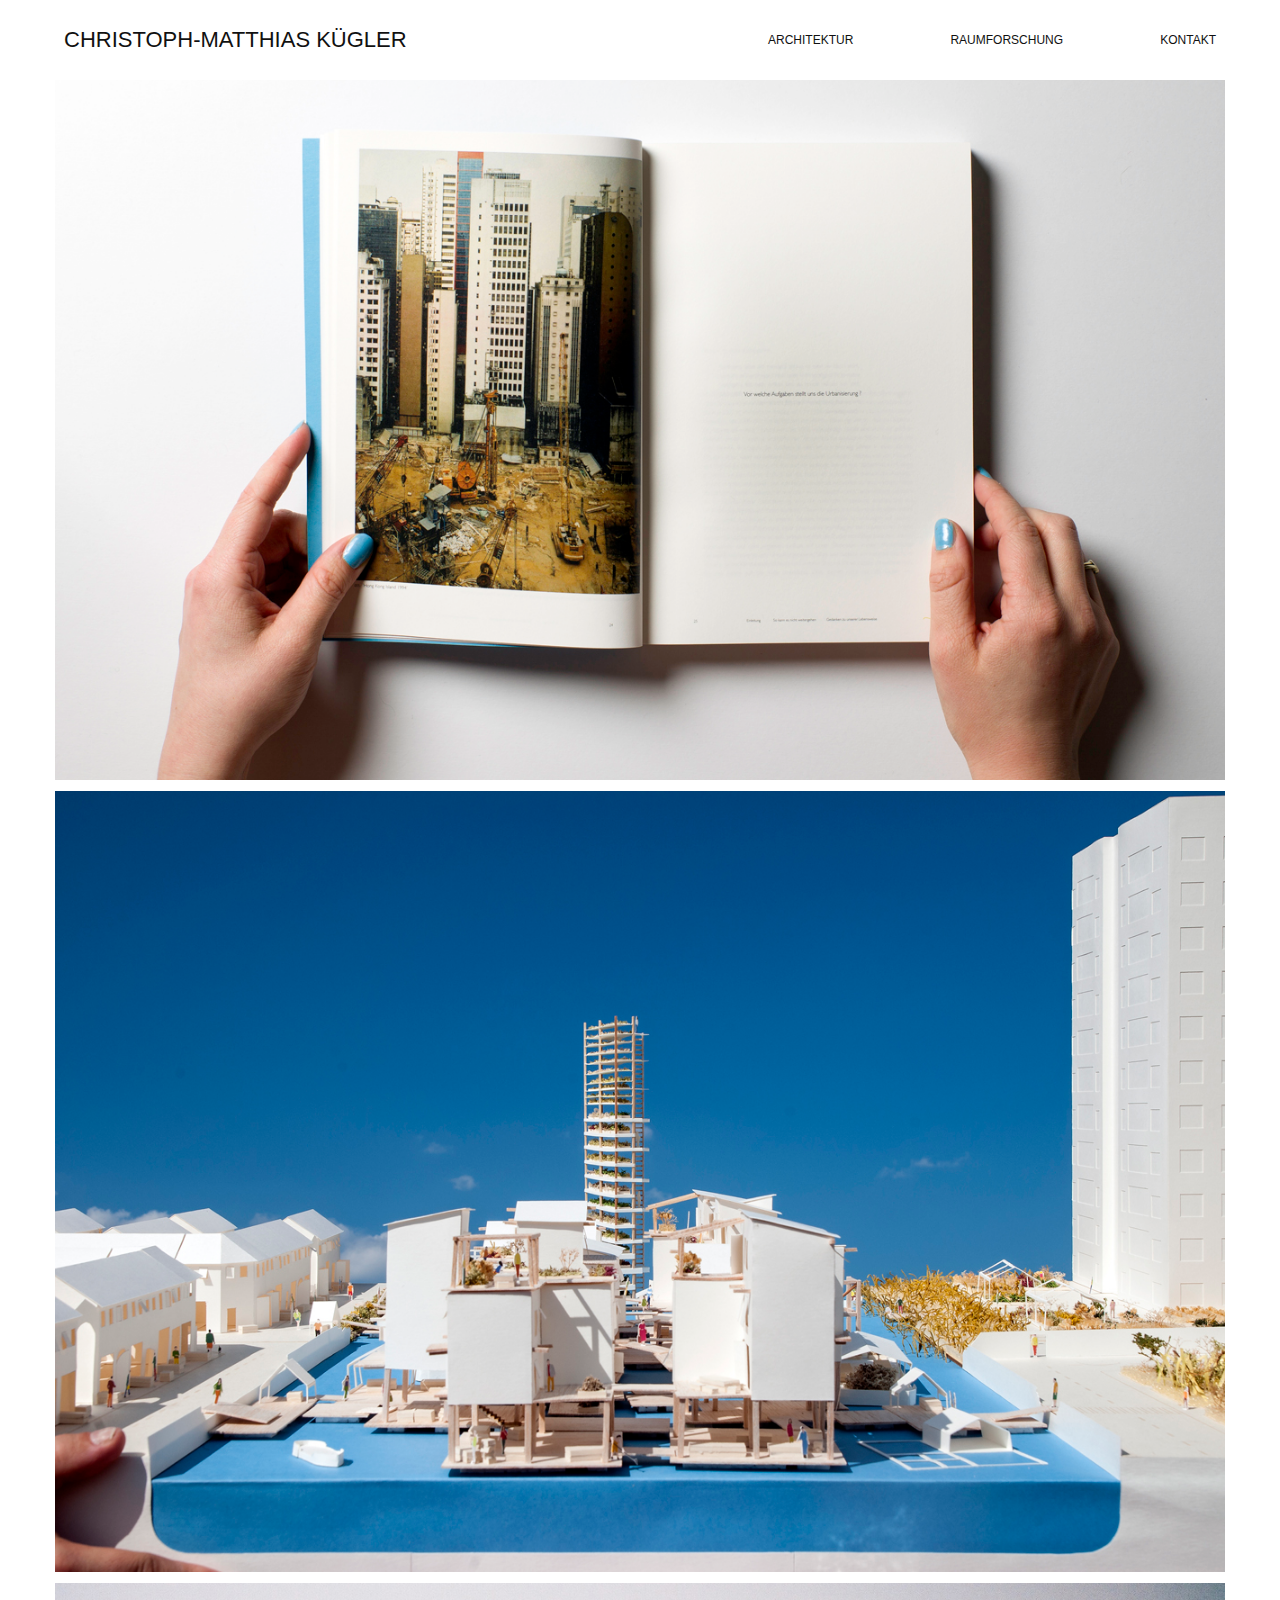
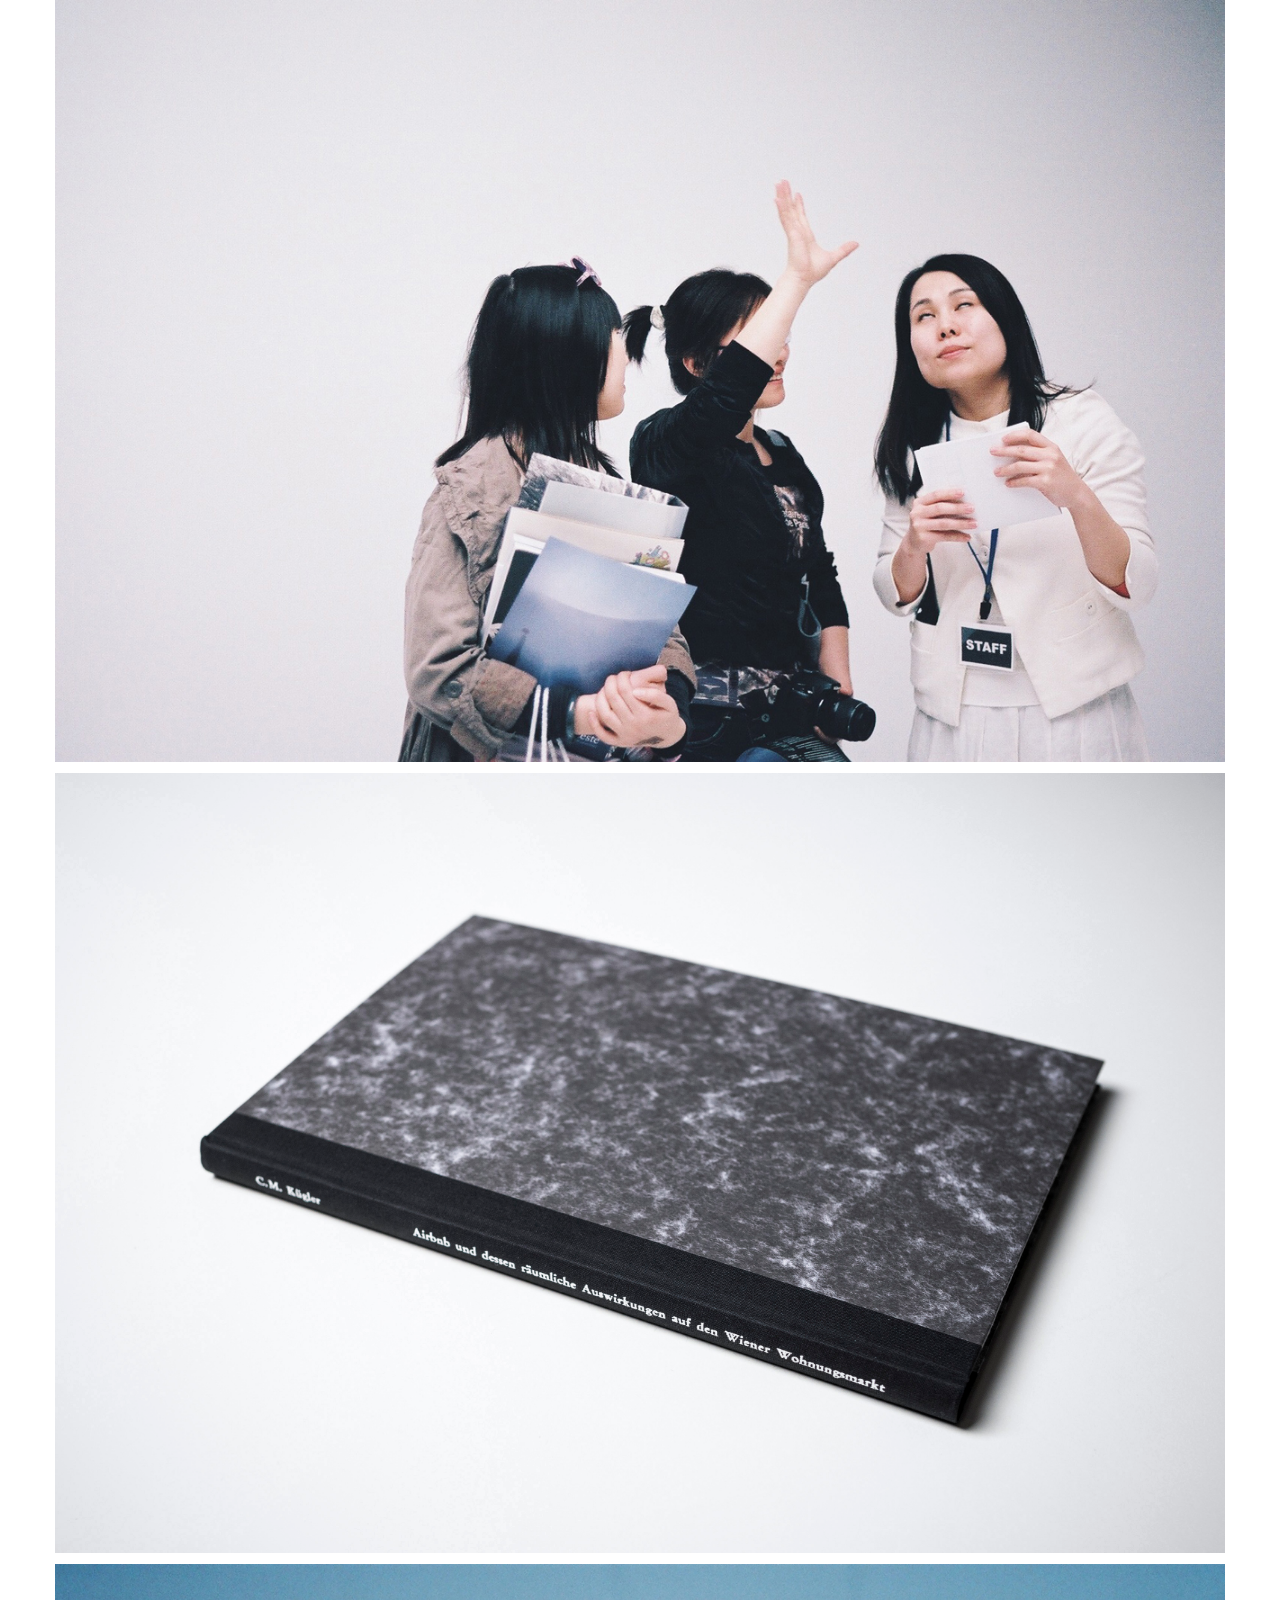
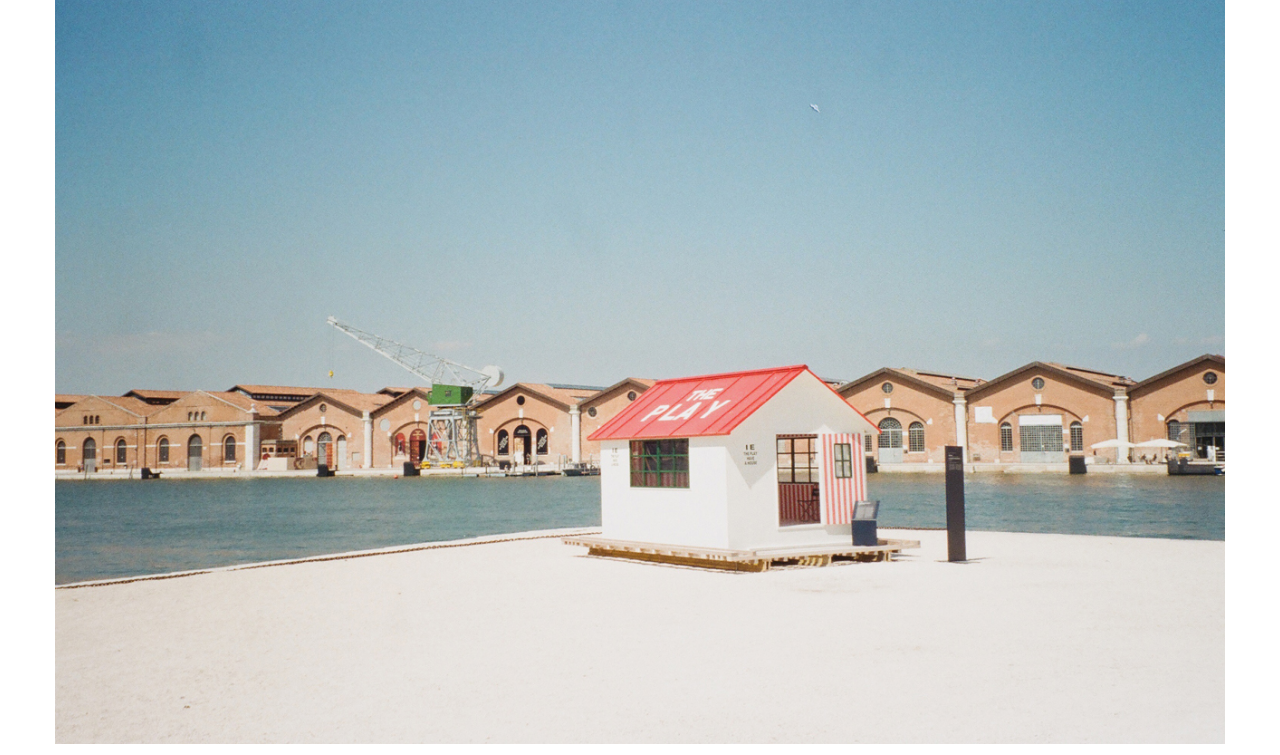
<file: index.html>
<!DOCTYPE html>
<html>

<head>
  <meta charset="utf-8">
  <meta name="author" content="Christoph-Matthias Kügler">
  <meta name="viewport" content="width=device-width, initial-scale=1.0">
  <title>C M K</title>
  <link rel="stylesheet" href="/css/slick.css">
  <link rel="stylesheet" href="/css/slick-theme.css">
  <link rel="stylesheet" href="style.css">
</head>

<body>
  <nav>
    <div class="logo">
      <a href="index.html" class="header-brand">C M K</a>
      <a href="index.html" class="name">Christoph-Matthias Kügler</a>
    </div>

    <div class="menu">
      <a href="architektur.html">Architektur</a>
      <a href="raumforschung.html">Raumforschung</a>
      <a href="contact.html">Kontakt</a>
    </div>
  </nav>

  <main>



    <a class="button" href="contact.html">

      <div class "thing" id="wrapper">

        <div> <img src="slide01.jpg"></div>
        <div> <img src="slide02.jpg"></div>
        <div> <img src="slide.jpg"></div>
        <div> <img src="slide12.jpg"></div>
        <div> <img src="slide05.jpg"></div>

      </div>
      </div>
    </a>





  </main>
  <script src="https://ajax.googleapis.com/ajax/libs/jquery/3.3.1/jquery.min.js"></script>
  <script src="js/slick.js" type="text/javascript"></script>
  <script type="text/javascript">
    $(document).ready(function() {
      $('.thing').slick({
        dots: true,
        arrows: false,
        autoplay: true,
        autoplaySpeed: 1000,
      });
    });
  </script>
</body>

</html>
</file>
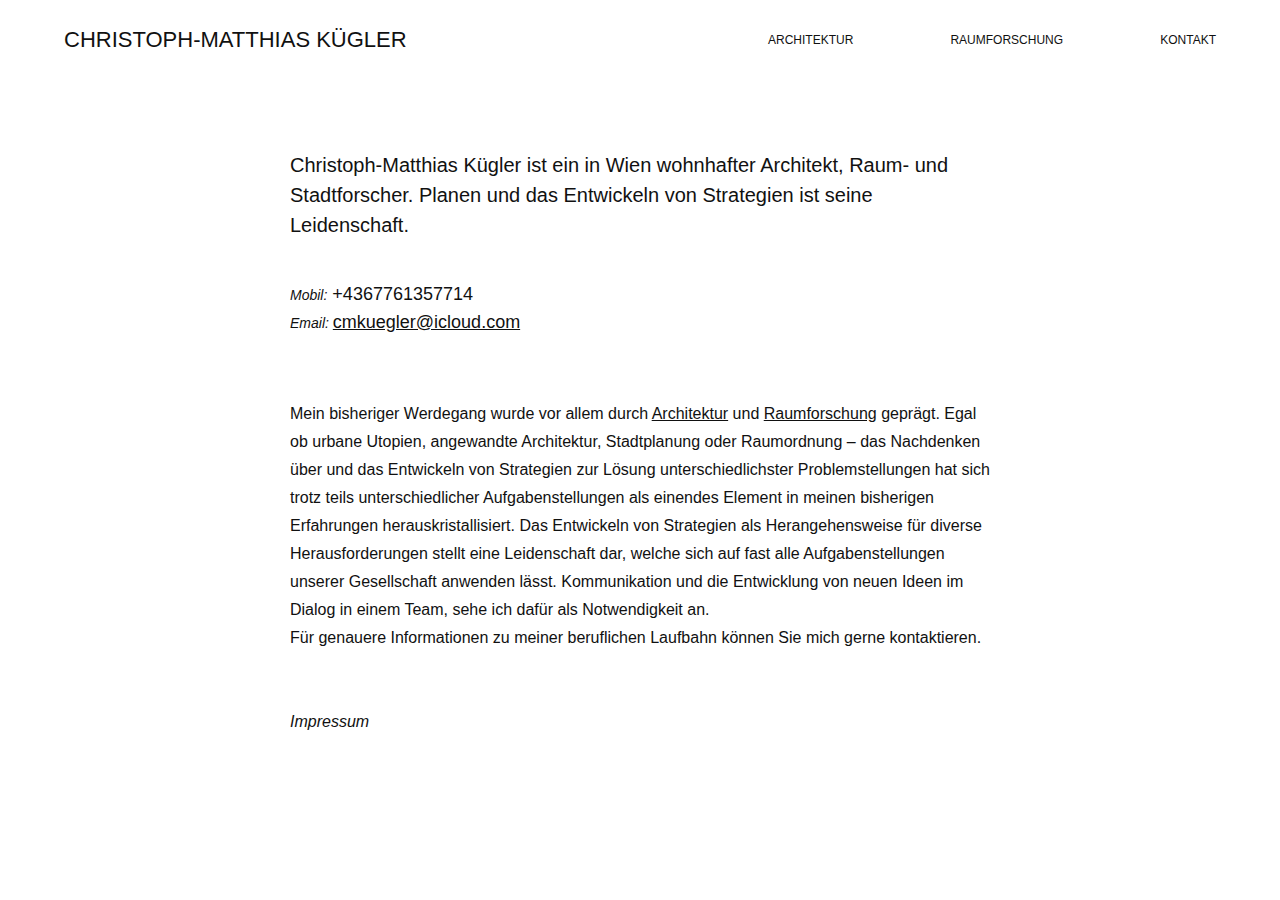
<file: contact.html>
<!DOCTYPE html>
<html>

<head>
  <meta charset="utf-8">
  <meta name="author" content="Christoph-Matthias Kügler">
  <meta name="viewport" content="width=device-width, initial-scale=1.0">
  <title>C M K</title>
  <link rel="stylesheet" href="style.css">
</head>

<body>
  <nav>
    <div class="logo">
      <a href="index.html" class="header-brand">C M K</a>
      <a href="index.html" class="name">Christoph-Matthias Kügler</a>
    </div>

    <div class="menu">
      <a href="architektur.html">Architektur</a>
      <a href="raumforschung.html">Raumforschung</a>
      <a href="contact.html">Kontakt</a>
    </div>
  </nav>

  <main>
    <section class="wrapper-pr">
      <h1>Christoph-Matthias Kügler ist ein in Wien wohnhafter Architekt, Raum- und Stadtforscher. Planen und das Entwickeln von Strategien ist seine Leidenschaft.</h1>

      <h4 class="kontakt">Mobil:<a id="none"> +4367761357714</a>
      </h4>
      <h4 class="kontakt">Email: <a href="mailto:cmkuegler%40icloud%2ecom">cmkuegler@icloud.com</a>
      </h4>
      <br>
      <br>
      <br>
      <br>

      <p class="normal-text">Mein bisheriger Werdegang wurde vor allem durch <a class="link-text" href="architektur.html">Architektur</a> und <a class="link-text" href="architektur.html">Raumforschung</a> geprägt. Egal ob urbane Utopien, angewandte
        Architektur, Stadtplanung oder Raumordnung – das Nachdenken über und das Entwickeln von Strategien
        zur Lösung unterschiedlichster Problemstellungen hat sich trotz teils unterschiedlicher Aufgabenstellungen als einendes Element in meinen bisherigen Erfahrungen herauskristallisiert.
        Das Entwickeln von Strategien als Herangehensweise für diverse Herausforderungen stellt eine Leidenschaft dar, welche sich auf fast alle Aufgabenstellungen unserer Gesellschaft anwenden lässt. Kommunikation und die Entwicklung von neuen
        Ideen im Dialog in einem Team, sehe ich dafür als Notwendigkeit an. <br>Für genauere Informationen zu meiner beruflichen Laufbahn können Sie mich gerne kontaktieren.
        <br>
        <br>
        <br>
        <a class="weiter" href="imprint.html">Impressum</a>
    </section>
  </main>
</body>

</html>
</file>
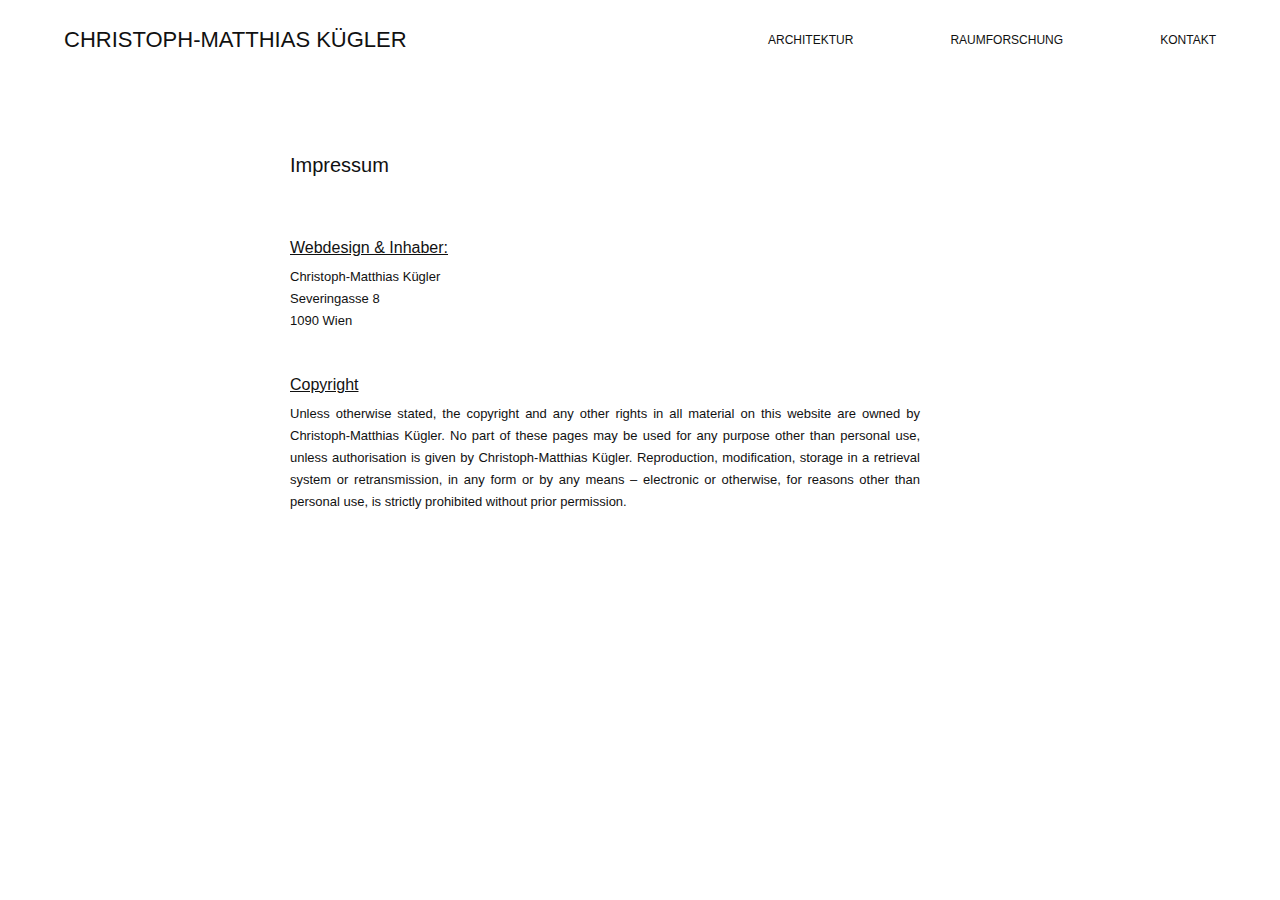
<file: imprint.html>
<!DOCTYPE html>
<html>

<head>
  <meta charset="utf-8">
  <meta name="author" content="Christoph-Matthias Kügler">
  <meta name="viewport" content="width=device-width, initial-scale=1.0">
  <title>C M K</title>
  <link rel="stylesheet" href="style.css">
</head>

<body>
  <nav>
    <div class="logo">
      <a href="index.html" class="header-brand">C M K</a>
      <a href="index.html" class="name">Christoph-Matthias Kügler</a>
    </div>

    <div class="menu">
      <a href="architektur.html">Architektur</a>
      <a href="raumforschung.html">Raumforschung</a>
      <a href="contact.html">Kontakt</a>
    </div>
  </nav>

  <main>
    <section class="wrapper-pr">
      <h1>Impressum</h1>
      <h3> Webdesign & Inhaber:
      </h3>
      <p class="text-project">Christoph-Matthias Kügler <br>
        Severingasse 8 <br>1090 Wien</p>

      <h3>Copyright</h3>
      <p class="text-project">Unless otherwise stated, the copyright and any other rights in all material on this website are owned by Christoph-Matthias Kügler. No part of these pages may be used for any purpose other than personal use, unless
        authorisation is given by Christoph-Matthias Kügler. Reproduction, modification, storage in a retrieval system or retransmission, in any form or by any means – electronic or otherwise, for reasons other than personal use, is strictly
        prohibited without prior permission.</p>

    </section>
  </main>
</body>

</html>
</file>
<file: style.css>
/*
html5doctor.com Reset Stylesheet
v1.6.1
Last Updated: 2010-09-17
Author: Richard Clark - http://richclarkdesign.com
Twitter: @rich_clark
*/

html, body, div, span, object, iframe,
h1, h2, h3, h4, h5, h6, p, blockquote, pre,
abbr, address, cite, code,
del, dfn, em, img, ins, kbd, q, samp,
small, strong, sub, sup, var,
b, i,
dl, dt, dd, ol, ul, li,
fieldset, form, label, legend,
table, caption, tbody, tfoot, thead, tr, th, td,
article, aside, canvas, details, figcaption, figure,
footer, header, hgroup, menu, nav, section, summary,
time, mark, audio, video {
    margin:0;
    padding:0;
    border:0;
    outline:0;
    font-size:100%;
    vertical-align:baseline;
    background:transparent;
}

body {
    line-height:1;
}

article,aside,details,figcaption,figure,
footer,header,hgroup,menu,nav,section {
    display:block;
}

nav ul {
    list-style:none;
}

blockquote, q {
    quotes:none;
}

blockquote:before, blockquote:after,
q:before, q:after {
    content:'';
    content:none;
}

a {
    margin:0;
    padding:0;
    font-size:100%;
    vertical-align:baseline;
    background:transparent;
}

/* change colours to suit your needs */
ins {
    background-color:#ff9;
    color:#000;
    text-decoration:none;
}

/* change colours to suit your needs */
mark {
    background-color:#ff9;
    color:#000;
    font-style:italic;
    font-weight:bold;
}

del {
    text-decoration: line-through;
}

abbr[title], dfn[title] {
    border-bottom:1px dotted;
    cursor:help;
}

table {
    border-collapse:collapse;
    border-spacing:0;
}

/* change border colour to suit your needs */
hr {
    display:block;
    height:1px;
    border:0;
    border-top:1px solid #cccccc;
    margin:1em 0;
    padding:0;
}

input, select {
    vertical-align:middle;
}

/* my codes starts here */

@import url('https://fonts.googleapis.com/css?family=Roboto:100,100i,300,300i,400,400i,500,500i,700,700i,900,900i');

* {
  text-decoration: none;
  box-sizing: border-box;
  cursor: crosshair;
}

html, body {
  height: 100%;
  cursor: crosshair;
}

a {
  cursor: none;
}

main {
  height: 100%;
}
/* navigation bar*/

nav {
  position: fixed;
  top:0;
  right: 0;
  left: 0;
  background-color: white;
  width: 100%;
  height: 90px;
}

nav .logo {
  padding: 20px 0 20px 8%;
}

nav .menu {
  display: flex;
  display: -webkit-box;      /* OLD - iOS 6-, Safari 3.1-6 */
  display: -moz-box;         /* OLD - Firefox 19- (buggy but mostly works) */
  display: -ms-flexbox;      /* TWEENER - IE 10 */
  display: -webkit-flex;     /* NEW - Chrome */
  display: flex;             /* NEW, Spec - Opera 12.1, Firefox 20+ */
  align-items: center;
  justify-content: space-between;
  flex-wrap: wrap;
  padding-left: 8%;
  padding-right: 12%;
}

nav .header-brand {
  font-family: Roboto, sans-serif;
  font-size: 16px;
  font-weight: 500;
  color: #111;
  display: block;
  margin: 0 auto;
  text-align: left;
  text-shadow: 1px 1px 1px gray;
}

.header-brand :hover {
  font-size: 17px;
}

nav a {
  font-family: Roboto, sans-serif;
  font-size: 11px;
  font-weight: 200;
  color: #111;
  text-transform: uppercase;
}

.menu :hover {
  font-family: Roboto, sans-serif;
  font-size: 12px;
  font-weight: 300;
  text-decoration: underline;
}

nav .name {
  display: none;
  font-weight: 400;
}

@media only screen and (min-width: 800px) {
  nav {
    height: 80px;
    display: flex;
    display: -webkit-box;      /* OLD - iOS 6-, Safari 3.1-6 */
  display: -moz-box;         /* OLD - Firefox 19- (buggy but mostly works) */
  display: -ms-flexbox;      /* TWEENER - IE 10 */
  display: -webkit-flex;     /* NEW - Chrome */
  display: flex;             /* NEW, Spec - Opera 12.1, Firefox 20+ */
  }

nav .logo {
  display: flex;
  display: -webkit-box;      /* OLD - iOS 6-, Safari 3.1-6 */
  display: -moz-box;         /* OLD - Firefox 19- (buggy but mostly works) */
  display: -ms-flexbox;      /* TWEENER - IE 10 */
  display: -webkit-flex;     /* NEW - Chrome */
  display: flex;             /* NEW, Spec - Opera 12.1, Firefox 20+ */
  align-items: center;
  padding: 20px 0 20px 5%;
}

nav .menu, nav .logo {
    width: 50%;
  }

nav .menu {
  padding-left: 10%;
  padding-right: 5%;
}


.menu :hover{
  font-size: 13px;
}

  nav .header-brand {
    display: none;
  }

  nav .name {
    display: block;
    font-family: Roboto, sans-serif;
    font-size: 22px;
    font-weight: 500;
    color: #111;
    display: block;
    text-align: left;
    float: left;
    text-transform: uppercase;
  }

  nav a {
    font-size: 12px;
  }

  nav a:hover {
    font-size: 23px;
  }

}

/* text  und link stile*/

.button  {
  display: block;
  width: 100%;
  height: 100%;
  cursor: none;
}

.normal-text {
  font-family: Roboto, sans-serif;
  font-size: 14px;
  font-weight: 400;
  color: #111;
  line-height: 24px;
  padding-bottom: 25px;
}

#Forschungsfrage {
  font-size: 15px;
  font-weight: 200;
  color: #111;
  line-height: 24px;
  padding-bottom: 25px;
}

.text-project {
  font-family: Roboto, sans-serif;
  font-size: 11px;
  font-weight: 200;
  color: #111;
  line-height: 20px;
  width: 90%;
  padding-bottom: 25px;
}

.weiter {
  font-family: Roboto, sans-serif;
  font-size: 14px;
  font-weight: 200;
  font-style: italic;
  color: #111;
}

.weiter:hover {
  font-family: Roboto, sans-serif;
  font-size: 16px;
  font-weight: 300;
  font-style: italic;
  color: #111;
  text-decoration: underline;
}

.zumpdf {
  font-family: Roboto, sans-serif;
  font-size: 14px;
  font-weight: 100;
  color: #111;
  text-decoration: underline;
}

.zumpdf:hover {
  font-family: Roboto, sans-serif;
  font-size: 16px;
  font-weight: 400;
  color: #111;
  text-decoration: none;
}

.link-text {
  font-family: Roboto, sans-serif;
  font-size: 14px;
  font-weight: 400;
  color: #111;
  text-decoration: underline;
}

.link-text:hover {
  font-family: Roboto, sans-serif;
  font-size: 16px;
  font-weight: 400;
  color: #111;
  text-decoration: underline;
}

.porjectlink a{
  font-family: Roboto, sans-serif;
  font-size: 20px;
  font-weight: 400;
  color: black;
  text-decoration: underline;
  padding-bottom: 22px;
  padding-top: 15px;
}

.porjectlink a:hover {
  font-family: Roboto, sans-serif;
  font-size: 24px;
  font-weight: 500;
}

@media only screen and (min-width: 768px) {
  .text-project {
    font-size: 13px;
    line-height: 22px;
  }

  .link-text {
    font-size: 16px;
  }

  .link-text:hover {
    font-size: 18px;
  }

  .normal-text {
    font-size: 16px;
    line-height: 28px;
  }
  #Forschungsfrage {
    font-size: 18px;
    font-weight: 200;
    color: #111;
    line-height: 28px;
    padding-bottom: 25px;
  }

  .weiter {
    font-size: 16px;
  }
  .zumpdf {
    font-size: 16px;
    font-weight: 100;
  }

  .zumpdf:hover {
    font-size: 18px;
    font-weight: 400;
  }

.porjectlink a{
  font-size: 24px;
  padding-bottom: 40px;
  padding-top: 20px;
}

.porjectlink a:hover{
  font-size: 26px;
}
}



/* project pages*/

.wrapper-pr {
  width: 100%;
  max-width: 700px;
  margin: 0 auto;
  padding-top: 150px;
  padding-left: 40px;
  padding-right: 30px;
}

h1 {
  font-family: Roboto, sans-serif;
  font-size: 16px;
  font-weight: 300;
  color: #111;
  line-height: 28px;
  padding-bottom: 30px;
}

h2 {
  font-family: Roboto, sans-serif;
  font-size: 18px;
  font-weight: 100;
  line-height: 26px;
  color: #111;
  width: 90%;
  padding-bottom: 20px;
  padding-top: 10px;
  line-height: 20px;
}

h3 {
  font-family: Roboto, sans-serif;
  font-size: 14px;
  font-weight: 100;
  color: #111;
  width: 90%;
  text-decoration: underline;
  padding-bottom: 5px;
  padding-top: 15px;
}

img {
  width: 100%;
  height: auto;
  padding-bottom: 6px;
}


@media only screen and (min-width: 768px) {
  .wrapper-pr {
    width: 100%;
    max-width: 700px;
    margin: 0 auto;
    padding-top: 150px;
    padding-left: 0px;
    padding-right: 0px;
  }


h1 {
  font-family: Roboto, sans-serif;
  font-size: 20px;
  font-weight: 300;
  line-height: 30px;
  padding-bottom: 40px;
}

h2 {
  font-family: Roboto, sans-serif;
  font-size: 22px;
  padding-bottom: 20px;
  padding-top: 15px;
  line-height: 28px;
}

h3 {
  font-family: Roboto, sans-serif;
  font-size: 16px;
  width: 90%;
  text-decoration: underline;
  padding-bottom: 10px;
  padding-top: 20px;
}

img {
  padding-bottom: 8px;
}
}


@media only screen and (min-width: 768px) {


  }
  .text-project {
    text-align: justify;
}

/* kontakt page*/

.kontakt {
  font-family: Roboto, sans-serif;
  font-size: 14px;
  font-weight: 300;
  color: #111;
  line-height: 24px;
  margin: 0 auto;
  font-style: italic;
  }

.kontakt a {
  font-family: Roboto, sans-serif;
  font-size: 16px;
  font-weight: 400;
  font-style: normal;
  color: #111;
  line-height: 24px;
  text-decoration: underline;
  }

#none {
    text-decoration: none;
    }



.kontakt a:hover {
    font-family: Roboto, sans-serif;
    font-size: 18px;
    font-weight: 300;
    font-style: italic;
    text-decoration: none;
    color: #111;
  }

  @media only screen and (min-width: 768px) {


    .kontakt a {
      font-size: 18px;
      line-height: 28px;
      }

    .kontakt a:hover {
        font-size: 20px;
      }
  }


@media only screen and (min-width: 1024px) {

  .wrapper-port {
   padding-top: 200px;
  }
}

/* slider frontpage */

@keyframes slider {
  0% {left: 0;}
  15% {left: 0;}
  20% {left: -100%;}
  28% {left: -100%;}
  35% {left: -200%;}
  45% {left: -200%;}
  50% {left: -300%;}
  65% {left: -300%;}
  75% {left: -400%;}
  80% {left: -400%;}
  95% {left: -500%;}
  100% {left: -500%;}
}

.wrapper-slider {
  width: 100%;
  height: 100%;
  display: flex;
  display: -webkit-box;      /* OLD - iOS 6-, Safari 3.1-6 */
  display: -moz-box;         /* OLD - Firefox 19- (buggy but mostly works) */
  display: -ms-flexbox;      /* TWEENER - IE 10 */
  display: -webkit-flex;     /* NEW - Chrome */
  display: flex;             /* NEW, Spec - Opera 12.1, Firefox 20+ */
  justify-content: center;
  align-items: center;
}

#slider {
  overflow: hidden;
  width: 80%;
  max-width: 780px;
  position: relative;
}

#slider figure img{
  width: 20%;
  float: left;
}

#slider figure img:hover {
  cursor: pointer;
}


#slider figure {
  position: relative;
  width: 500%;
  animation: 20s slider infinite;
}

@media only screen and (min-width: 768px) {
  #slider {
    width: 50%;
  }
  }

/* pdf */

.container {
  padding:80px 10% 0 10%;
  margin: 0 auto;
}


.container-plakat {
  padding:80px 1% 0 1%;
  margin: 0 auto;}
}

@media only screen and (min-width: 1024px) {
  .container {
    padding:0 30% 0 30%;
    margin: 0 auto;}

  }

/* slik slider */

#wrapper {
  width: 1170px;
  margin: 0 auto;
}

#wrapper img{
  width: 100%;
}
</file>
